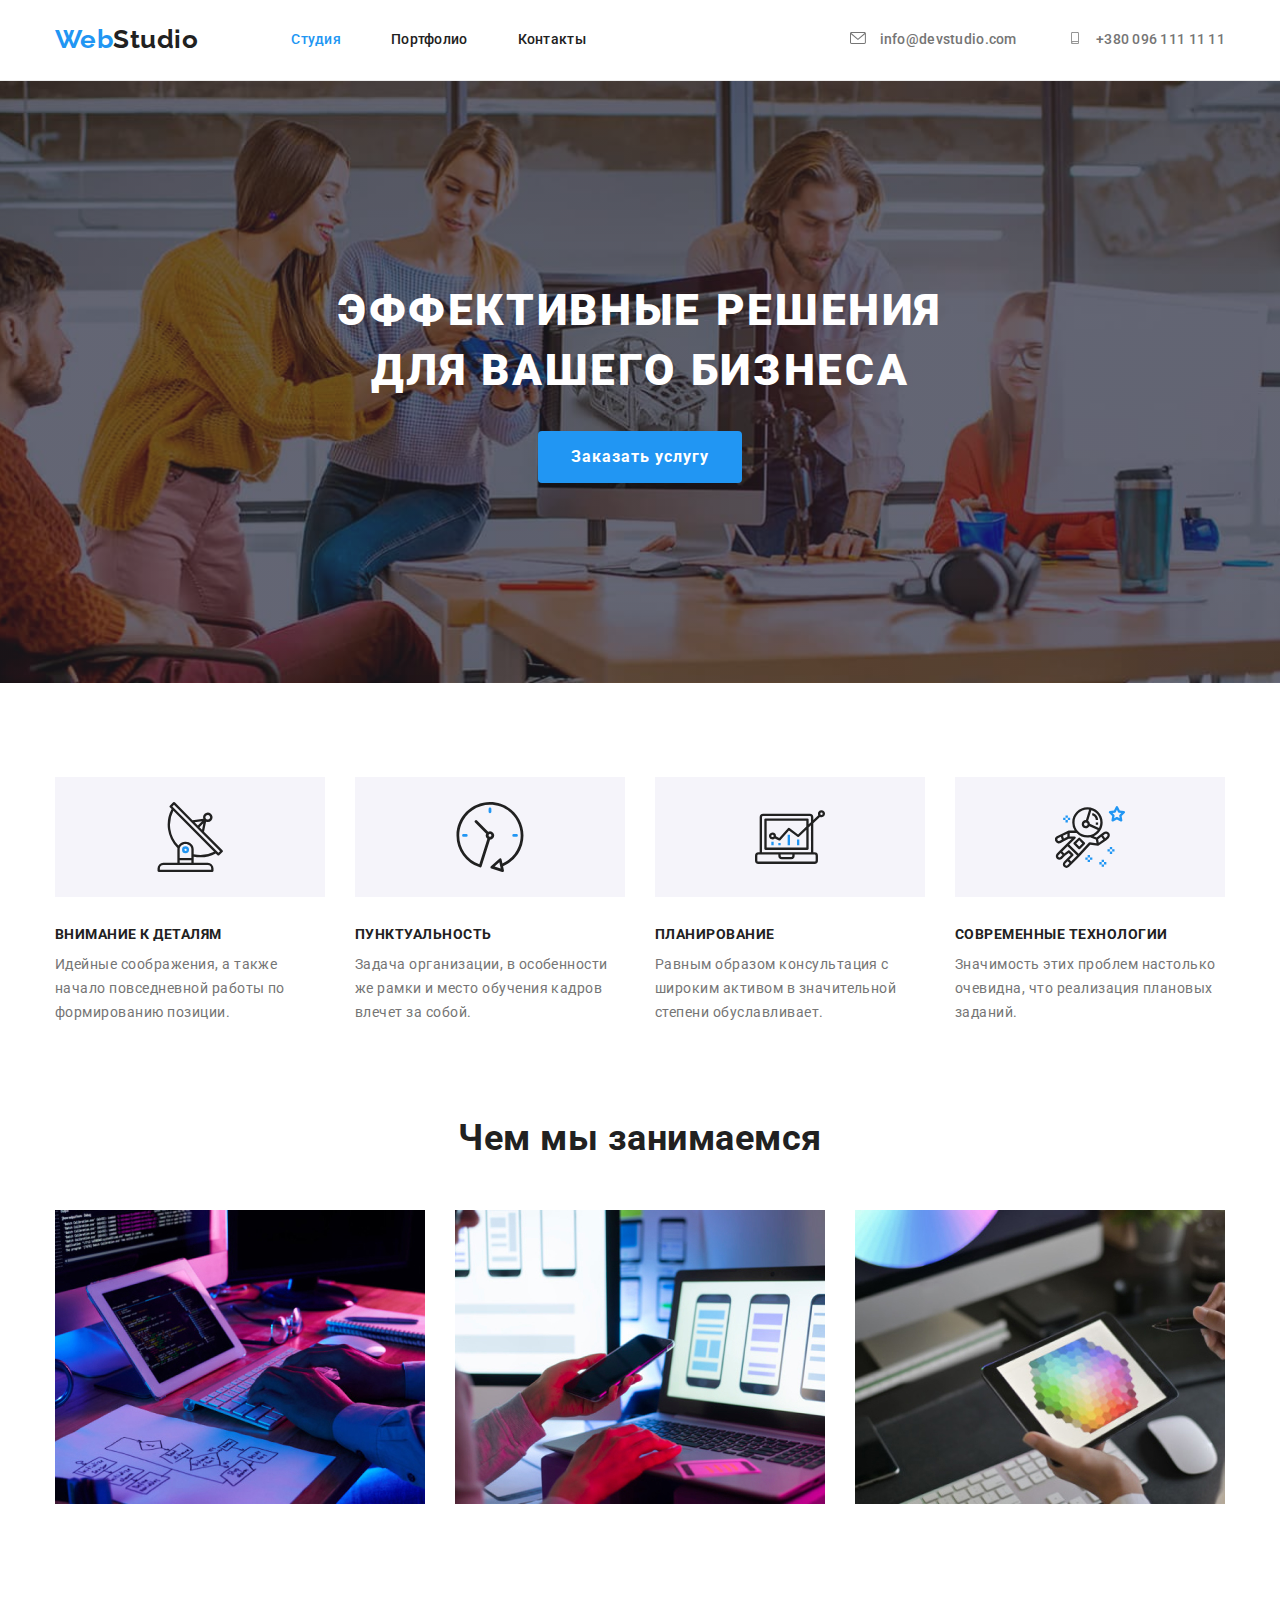
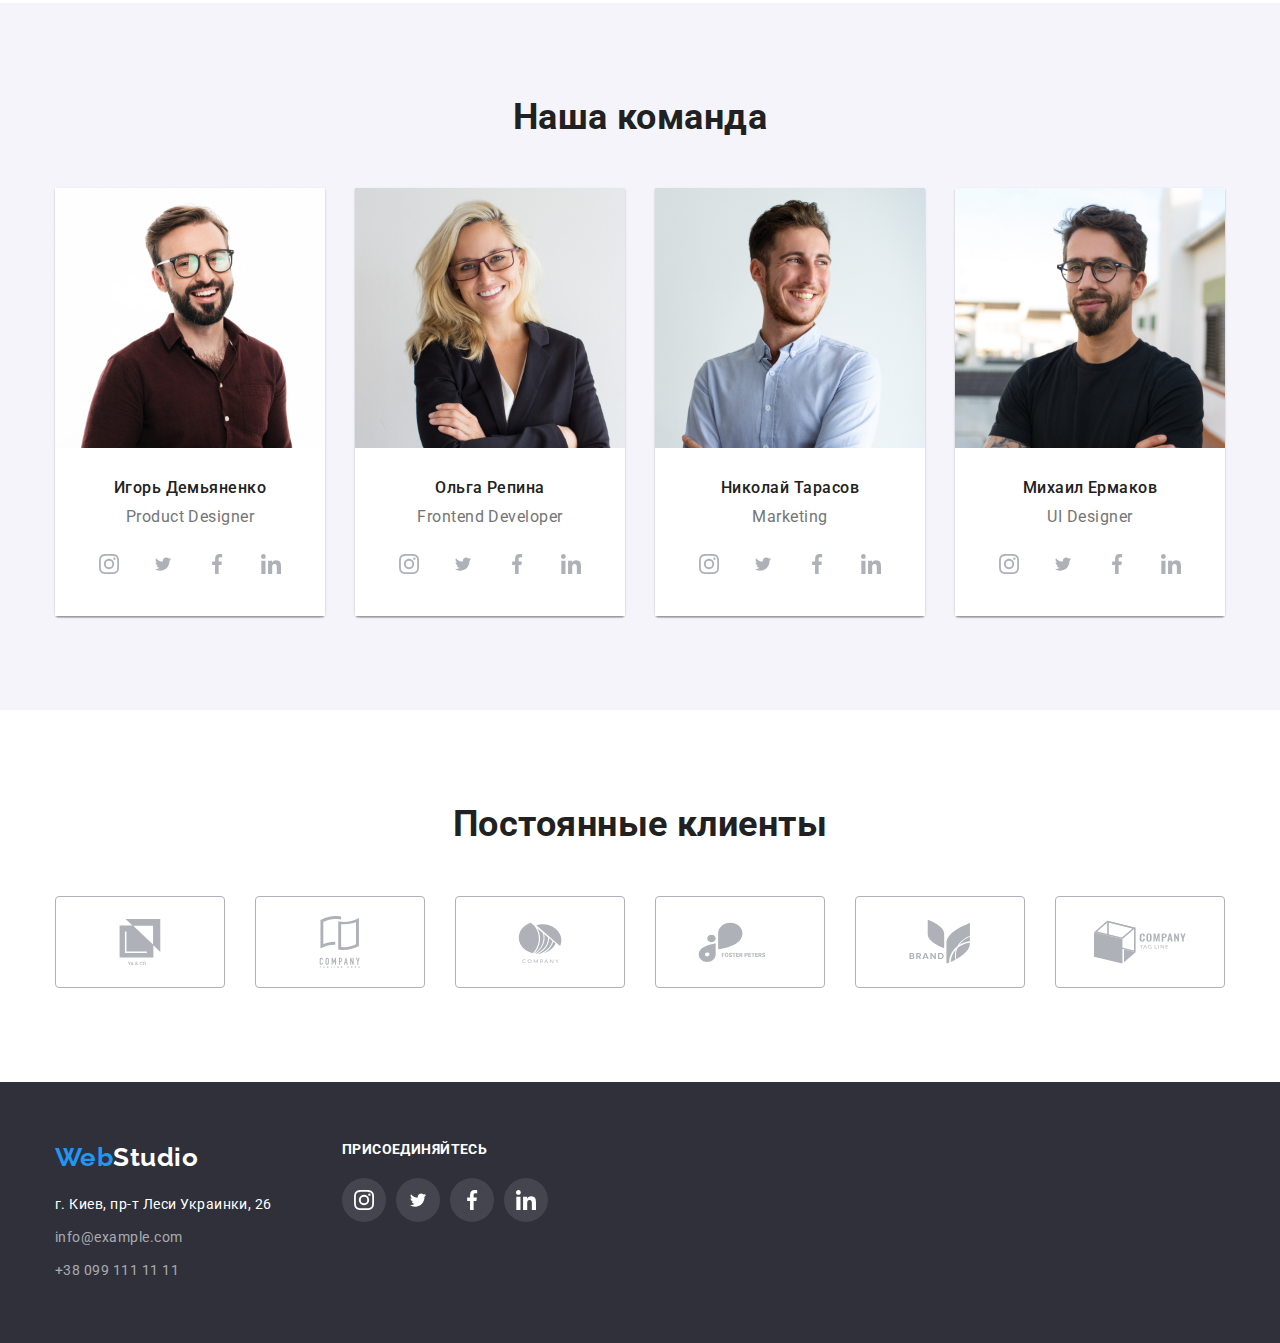
<file: index.html>
<!DOCTYPE html>
<html lang="ru">
  <head>
    <meta charset="UTF-8" />
    <meta http-equiv="X-UA-Compatible" content="IE=edge" />
    <meta name="viewport" content="width=device-width, initial-scale=1.0" />
    <link rel="preconnect" href="https://fonts.googleapis.com" />
    <link rel="preconnect" href="https://fonts.gstatic.com" crossorigin />
    <link
      href="https://fonts.googleapis.com/css2?family=Raleway:wght@700&family=Roboto:wght@400;500;700;900&display=swap"
      rel="stylesheet"
    />
    <link
      rel="stylesheet"
      href="https://cdnjs.cloudflare.com/ajax/libs/modern-normalize/1.1.0/modern-normalize.css"
      integrity="sha512-Y0MM+V6ymRKN2zStTqzQ227DWhhp4Mzdo6gnlRnuaNCbc+YN/ZH0sBCLTM4M0oSy9c9VKiCvd4Jk44aCLrNS5Q=="
      crossorigin="anonymous"
      referrerpolicy="no-referrer"
    />
    <title>Web Studio (Version 2.1)</title>
    <link rel="stylesheet" href="./css/styles.css" />
  </head>
  <body>
    <header class="header">
      <div class="container">
        <nav header-nav>
          <a href="./index.html" class="header-logo"
            >Web<span class="dark-logo">Studio</span></a
          >
          <ul class="header-list list">
            <li class="header-item">
              <a href="./index.html" class="link current">Студия</a>
            </li>
            <li class="header-item">
              <a href="./portfolio.html" class="link">Портфолио</a>
            </li>
            <li class="header-item"><a href="" class="link">Контакты</a></li>
          </ul>
        </nav>
        <ul class="header-contact list">
          <li class="contact-item">
            <a href="mailto:info@devstudio.com" class="contact-link link"
              ><svg class="contact-icon" widght="16" height="12">
                <use href="./images/icons.svg#icon-envelope"></use>
              </svg>
              info@devstudio.com</a
            >
          </li>
          <li class="contact-item">
            <a href="tel:+380961111111" class="contact-link link"
              ><svg class="contact-icon" widght="16" height="12">
                <use href="./images/icons.svg#icon-smartphone"></use>
              </svg>
              +380 096 111 11 11</a
            >
          </li>
        </ul>
      </div>
    </header>
    <main>
      <section class="hero">
        <div class="container">
          <h1 class="hero-title">Эффективные решения для вашего бизнеса</h1>
          <button type="button" class="hero-button button">
            Заказать услугу
          </button>
        </div>
      </section>
      <section class="feature">
        <div class="container">
          <h2 class="feature-title">Особенности</h2>
          <ul class="feature-list list">
            <li class="feature-item">
              <div class="feature-container">
                <svg class="feature-icon" widght="65.32" height="70">
                  <use href="./images/icons.svg#icon-Group"></use>
                </svg>
              </div>
              <h3 class="feature-name">Внимание к деталям</h3>
              <p class="feature-text">
                Идейные соображения, а также начало повседневной работы по
                формированию позиции.
              </p>
            </li>
            <li class="feature-item">
              <div class="feature-container">
                <svg class="feature-icon" widght="66.96" height="70">
                  <use href="./images/icons.svg#icon-clock"></use>
                </svg>
              </div>
              <h3 class="feature-name">Пунктуальность</h3>
              <p class="feature-text">
                Задача организации, в особенности же рамки и место обучения
                кадров влечет за собой.
              </p>
            </li>
            <li class="feature-item">
              <div class="feature-container">
                <svg class="feature-icon" widght="70" height="53.69">
                  <use href="./images/icons.svg#icon-diagram"></use>
                </svg>
              </div>
              <h3 class="feature-name">Планирование</h3>
              <p class="feature-text">
                Равным образом консультация с широким активом в значительной
                степени обуславливает.
              </p>
            </li>
            <li class="feature-item">
              <div class="feature-container">
                <svg class="feature-icon" widght="70" height="70">
                  <use href="./images/icons.svg#icon-astronaut"></use>
                </svg>
              </div>
              <h3 class="feature-name">Современные технологии</h3>
              <p class="feature-text">
                Значимость этих проблем настолько очевидна, что реализация
                плановых заданий.
              </p>
            </li>
          </ul>
        </div>
      </section>
      <section class="section">
        <div class="container">
          <h2 class="section-title">Чем мы занимаемся</h2>
          <ul class="section-list list">
            <li class="section-item">
              <img
                src="./images/technology1.jpg"
                alt="мужчина печатает на клавиатуре"
                width="370"
                height="294"
              />
            </li>
            <li class="section-item">
              <img
                src="./images/technology2.jpg"
                alt="соединение телефона с ноутбуком"
                width="370"
                height="294"
              />
            </li>
            <li class="section-item">
              <img
                src="./images/technology3.jpg"
                alt="палитра цветов на планшете"
                width="370"
                height="294"
              />
            </li>
          </ul>
        </div>
      </section>
      <section class="team">
        <div class="container">
          <h2 class="team-title">Наша команда</h2>
          <ul class="team-list list">
            <li class="team-item">
              <img
                class="team-img"
                src="./images/ourteam1.jpg"
                alt="Игорь Демьяненко"
                width="270"
                height="260"
              />
              <div class="team-captain">
                <h3 class="team-name">Игорь Демьяненко</h3>
                <p class="team-text">Product Designer</p>
                <ul class="team-captain-list">
                  <li class="team-captain-item">
                    <a href="" class="team-captain-link"
                      ><svg class="team-soc-icon" widght="20" height="20">
                        <use href="./images/icons.svg#icon-instagram"></use>
                      </svg>
                    </a>
                  </li>
                  <li class="team-captain-item">
                    <a href="" class="team-captain-link"
                      ><svg class="team-soc-icon" widght="20" height="16.25">
                        <use href="./images/icons.svg#icon-twitter"></use>
                      </svg>
                    </a>
                  </li>
                  <li class="team-captain-item">
                    <a href="" class="team-captain-link"
                      ><svg class="team-soc-icon" widght="10" height="20">
                        <use href="./images/icons.svg#icon-facebook"></use>
                      </svg>
                    </a>
                  </li>
                  <li class="team-captain-item">
                    <a href="" class="team-captain-link"
                      ><svg class="team-soc-icon" widght="20" height="20">
                        <use href="./images/icons.svg#icon-linkedin"></use>
                      </svg>
                    </a>
                  </li>
                </ul>
              </div>
            </li>
            <li class="team-item">
              <img
                class="team-img"
                src="./images/ourteam2.jpg"
                alt="Ольга Репина"
                width="270"
                height="260"
              />
              <div class="team-captain">
                <h3 class="team-name">Ольга Репина</h3>
                <p class="team-text">Frontend Developer</p>
                <ul class="team-captain-list">
                  <li class="team-captain-item">
                    <a href="" class="team-captain-link"
                      ><svg class="team-soc-icon" widght="20" height="20">
                        <use href="./images/icons.svg#icon-instagram"></use>
                      </svg>
                    </a>
                  </li>
                  <li class="team-captain-item">
                    <a href="" class="team-captain-link"
                      ><svg class="team-soc-icon" widght="20" height="16.25">
                        <use href="./images/icons.svg#icon-twitter"></use>
                      </svg>
                    </a>
                  </li>
                  <li class="team-captain-item">
                    <a href="" class="team-captain-link"
                      ><svg class="team-soc-icon" widght="10" height="20">
                        <use href="./images/icons.svg#icon-facebook"></use>
                      </svg>
                    </a>
                  </li>
                  <li class="team-captain-item">
                    <a href="" class="team-captain-link"
                      ><svg class="team-soc-icon" widght="20" height="20">
                        <use href="./images/icons.svg#icon-linkedin"></use>
                      </svg>
                    </a>
                  </li>
                </ul>
              </div>
            </li>
            <li class="team-item">
              <img
                class="team-img"
                src="./images/ourteam3.jpg"
                alt="Николай Тарасов"
                width="270"
                height="260"
              />
              <div class="team-captain">
                <h3 class="team-name">Николай Тарасов</h3>
                <p class="team-text">Marketing</p>
                <ul class="team-captain-list">
                  <li class="team-captain-item">
                    <a href="" class="team-captain-link"
                      ><svg class="team-soc-icon" widght="20" height="20">
                        <use href="./images/icons.svg#icon-instagram"></use>
                      </svg>
                    </a>
                  </li>
                  <li class="team-captain-item">
                    <a href="" class="team-captain-link"
                      ><svg class="team-soc-icon" widght="20" height="16.25">
                        <use href="./images/icons.svg#icon-twitter"></use>
                      </svg>
                    </a>
                  </li>
                  <li class="team-captain-item">
                    <a href="" class="team-captain-link"
                      ><svg class="team-soc-icon" widght="10" height="20">
                        <use href="./images/icons.svg#icon-facebook"></use>
                      </svg>
                    </a>
                  </li>
                  <li class="team-captain-item">
                    <a href="" class="team-captain-link"
                      ><svg class="team-soc-icon" widght="20" height="20">
                        <use href="./images/icons.svg#icon-linkedin"></use>
                      </svg>
                    </a>
                  </li>
                </ul>
              </div>
            </li>
            <li class="team-item">
              <img
                class="team-img"
                src="./images/ourteam4.jpg"
                alt="Михаил Ермаков"
                width="270"
                height="260"
              />
              <div class="team-captain">
                <h3 class="team-name">Михаил Ермаков</h3>
                <p class="team-text">UI Designer</p>
                <ul class="team-captain-list">
                  <li class="team-captain-item">
                    <a href="" class="team-captain-link"
                      ><svg class="team-soc-icon" widght="20" height="20">
                        <use href="./images/icons.svg#icon-instagram"></use>
                      </svg>
                    </a>
                  </li>
                  <li class="team-captain-item">
                    <a href="" class="team-captain-link"
                      ><svg class="team-soc-icon" widght="20" height="16.25">
                        <use href="./images/icons.svg#icon-twitter"></use>
                      </svg>
                    </a>
                  </li>
                  <li class="team-captain-item">
                    <a href="" class="team-captain-link"
                      ><svg class="team-soc-icon" widght="10" height="20">
                        <use href="./images/icons.svg#icon-facebook"></use>
                      </svg>
                    </a>
                  </li>
                  <li class="team-captain-item">
                    <a href="" class="team-captain-link"
                      ><svg class="team-soc-icon" widght="20" height="20">
                        <use href="./images/icons.svg#icon-linkedin"></use>
                      </svg>
                    </a>
                  </li>
                </ul>
              </div>
            </li>
          </ul>
        </div>
      </section>
      <section class="client">
        <div class="container">
          <h2 class="client-title">Постоянные клиенты</h2>
          <ul class="client-list list">
            <li class="client-item">
              <a href="" class="client-link">
                <svg class="client-icon" widght="41" height="46.7">
                  <use href="./images/icons.svg#icon-union"></use>
                </svg>
              </a>
            </li>
            <li class="client-item">
              <a href="" class="client-link">
                <svg class="client-icon" widght="40" height="52">
                  <use href="./images/icons.svg#icon-tagline"></use>
                </svg>
              </a>
            </li>
            <li class="client-item">
              <a href="" class="client-link">
                <svg class="client-icon" widght="43.46" height="41.18">
                  <use href="./images/icons.svg#icon-company"></use>
                </svg>
              </a>
            </li>
            <li class="client-item">
              <a href="" class="client-link">
                <svg class="client-icon" widght="84.44" height="40.62">
                  <use href="./images/icons.svg#icon-foster"></use>
                </svg>
              </a>
            </li>
            <li class="client-item">
              <a href="" class="client-link">
                <svg class="client-icon" widght="62.54" height="45.43">
                  <use href="./images/icons.svg#icon-brand"></use>
                </svg>
              </a>
            </li>
            <li class="client-item">
              <a href="" class="client-link">
                <svg class="client-icon" widght="93.79" height="43.93">
                  <use href="./images/icons.svg#icon-tag"></use>
                </svg>
              </a>
            </li>
          </ul>
        </div>
      </section>
    </main>
    <footer class="footer">
      <div class="container ft">
        <div class="footer-container">
          <a href="./index.html" class="footer-logo"
            >Web<span class="light-logo">Studio</span>
          </a>
          <address class="footer-address">
            <ul class="footer-list list">
              <li class="footer-item">
                <a
                  href="https://bit.ly/3pXMvUd"
                  target="_blank"
                  rel="noreferrer noopener"
                  class="link address"
                  >г. Киев, пр-т Леси Украинки, 26</a
                >
              </li>
              <li class="footer-item">
                <a href="mailto:info@example.com" class="link contact">
                  info@example.com</a
                >
              </li>
              <li class="footer-item">
                <a href="tel:+380991111111" class="link contact"
                  >+38 099 111 11 11
                </a>
              </li>
            </ul>
          </address>
        </div>
        <div class="form">
          <h1></h1>
          <h2></h2>
          <h3 class="form-title">Присоединяйтесь</h3>
          <ul class="form-list list">
            <li class="form-item">
              <a href="" class="form-link"
                ><svg class="tform-icon" widght="20" height="20">
                  <use href="./images/icons.svg#icon-instagram"></use>
                </svg>
              </a>
            </li>
            <li class="form-item">
              <a href="" class="form-link"
                ><svg class="form-icon" widght="20" height="16.25">
                  <use href="./images/icons.svg#icon-twitter"></use>
                </svg>
              </a>
            </li>
            <li class="form-item">
              <a href="" class="form-link"
                ><svg class="form-icon" widght="10" height="20">
                  <use href="./images/icons.svg#icon-facebook"></use>
                </svg>
              </a>
            </li>
            <li class="form-item">
              <a href="" class="form-link"
                ><svg class="form-icon" widght="20" height="20">
                  <use href="./images/icons.svg#icon-linkedin"></use>
                </svg>
              </a>
            </li>
          </ul>
        </div>
      </div>
    </footer>
  </body>
</html>
</file>
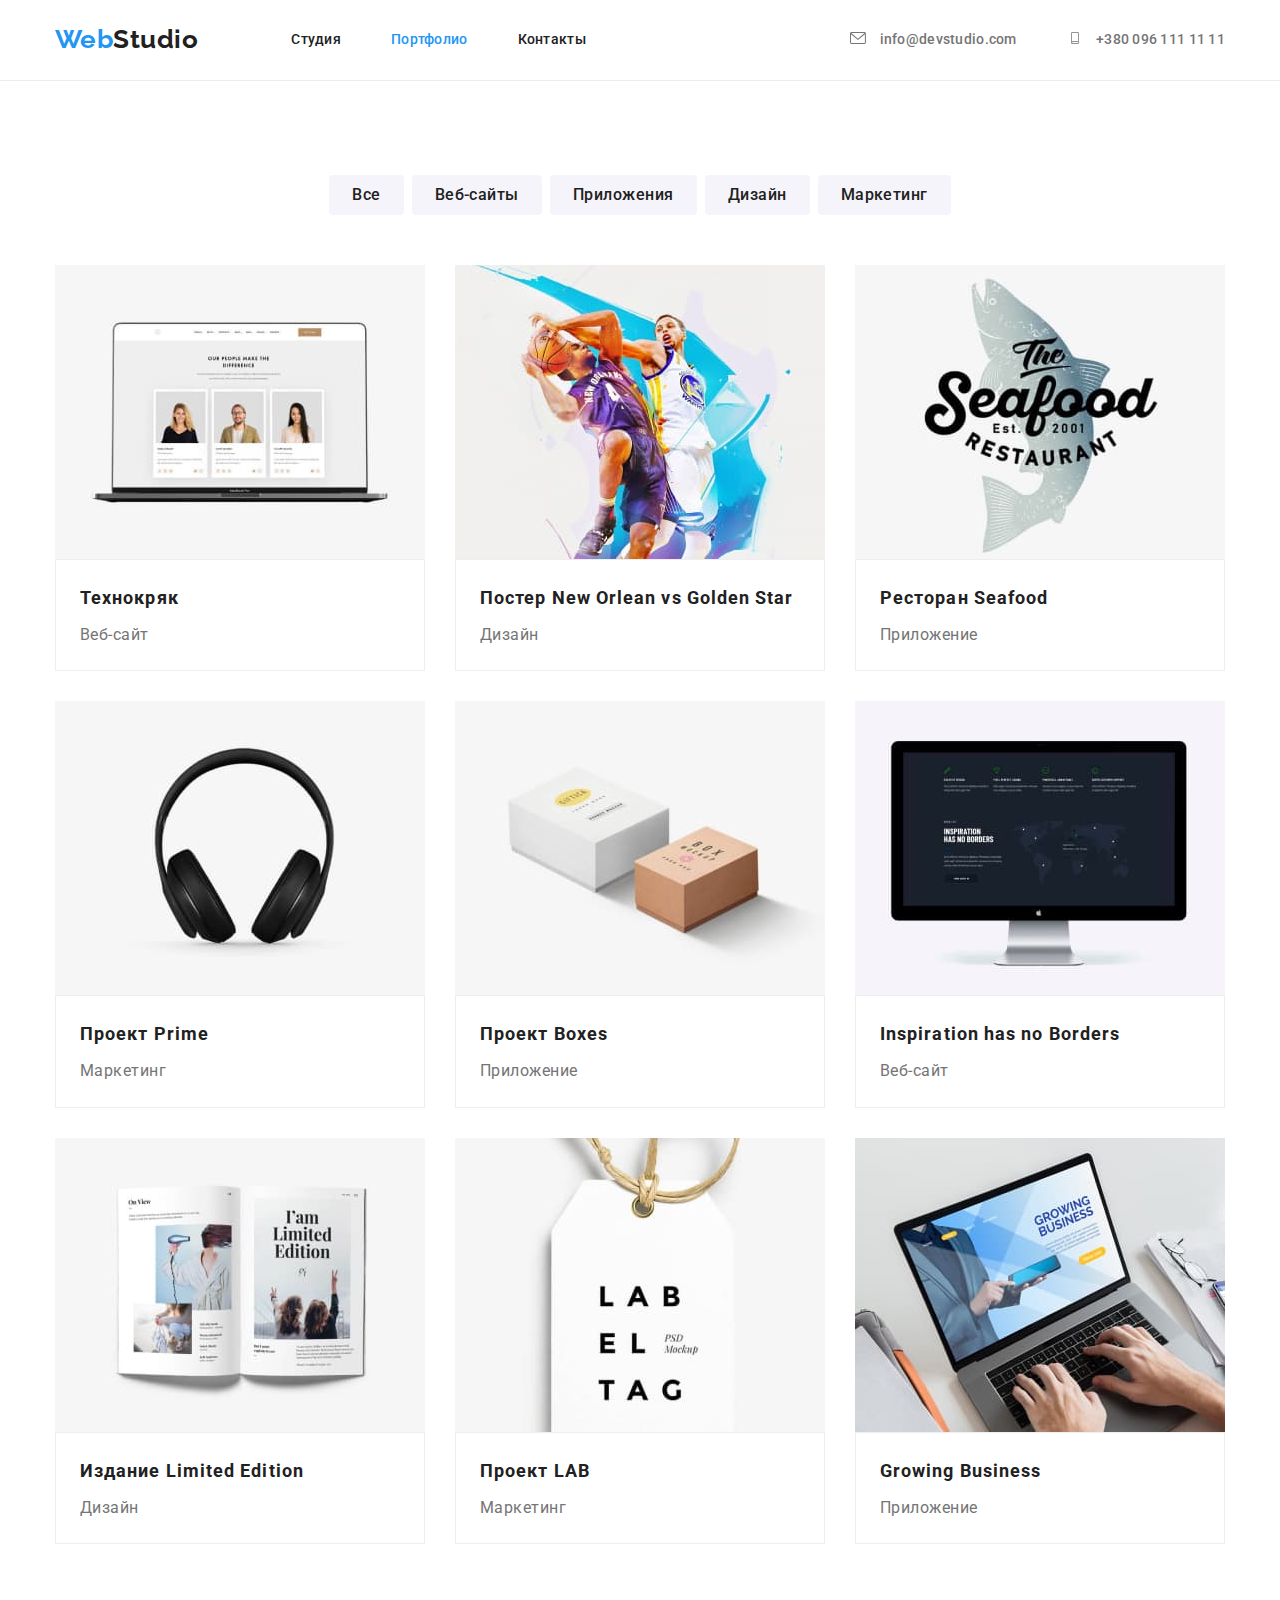
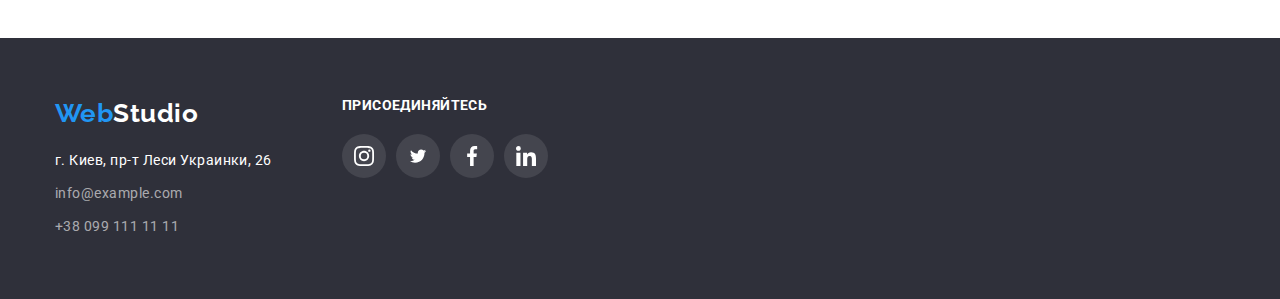
<file: portfolio.html>
<!DOCTYPE html>
<html lang="ru">
  <head>
    <meta charset="UTF-8" />
    <meta http-equiv="X-UA-Compatible" content="IE=edge" />
    <meta name="viewport" content="width=device-width, initial-scale=1.0" />
    <link rel="preconnect" href="https://fonts.googleapis.com" />
    <link rel="preconnect" href="https://fonts.gstatic.com" crossorigin />
    <link
      href="https://fonts.googleapis.com/css2?family=Raleway:wght@700&family=Roboto:wght@400;500;700;900&display=swap"
      rel="stylesheet"
    />
    <link
      rel="stylesheet"
      href="https://cdnjs.cloudflare.com/ajax/libs/modern-normalize/1.1.0/modern-normalize.css"
      integrity="sha512-Y0MM+V6ymRKN2zStTqzQ227DWhhp4Mzdo6gnlRnuaNCbc+YN/ZH0sBCLTM4M0oSy9c9VKiCvd4Jk44aCLrNS5Q=="
      crossorigin="anonymous"
      referrerpolicy="no-referrer"
    />
    <title>Web Studio (Version 2.1)</title>
    <link rel="stylesheet" href="./css/styles.css" />
  </head>
  <body>
    <header class="header">
      <div class="container">
        <nav class="header-nav">
          <a href="./index.html" class="header-logo"
            >Web<span class="dark-logo">Studio</span></a
          >
          <ul class="header-list list">
            <li class="header-item">
              <a href="./index.html" class="link">Студия</a>
            </li>
            <li class="header-item">
              <a href="./portfolio.html" class="link current">Портфолио</a>
            </li>
            <li class="header-item"><a href="" class="link">Контакты</a></li>
          </ul>
        </nav>
        <ul class="header-contact list">
          <li class="contact-item">
            <a href="mailto:info@devstudio.com" class="contact-link link"
              ><svg class="contact-icon" widght="16" height="12">
                <use href="./images/icons.svg#icon-envelope"></use>
              </svg>
              info@devstudio.com</a
            >
          </li>
          <li class="contact-item">
            <a href="tel:+380961111111" class="contact-link link">
              <svg class="contact-icon" widght="16" height="12">
                <use href="./images/icons.svg#icon-smartphone"></use>
              </svg>
              +380 096 111 11 11</a
            >
          </li>
        </ul>
      </div>
    </header>
    <main>
      <section class="main">
        <div class="container">
          <h1 class="work-title">Наши работы</h1>
          <ul class="list-button list">
            <li class="item-button">
              <button type="button" class="button">Все</button>
            </li>
            <li class="item-button">
              <button type="button" class="button">Веб-сайты</button>
            </li>
            <li class="item-button">
              <button type="button" class="button">Приложения</button>
            </li>
            <li class="item-button">
              <button type="button" class="button">Дизайн</button>
            </li>
            <li class="item-button">
              <button type="button" class="button">Маркетинг</button>
            </li>
          </ul>
          <ul class="work-list list">
            <li class="work-item">
              <a
                ><img
                  class="work-img"
                  src="./images/bloc1.jpg"
                  alt="экран ноутбука"
                  width="370"
                />
                <div class="work-captain">
                  <h2 class="work-name">Технокряк</h2>
                  <p class="work-text">Веб-сайт</p>
                </div>
              </a>
            </li>
            <li class="work-item">
              <a>
                <img
                  class="work-img"
                  src="./images/bloc2.jpg"
                  alt="баскетболисты"
                  width="370"
                />
                <div class="work-captain">
                  <h2 class="work-name">Постер New Orlean vs Golden Star</h2>
                  <p class="work-text">Дизайн</p>
                </div>
              </a>
            </li>
            <li class="work-item">
              <a
                ><img
                  class="work-img"
                  src="./images/bloc3.jpg"
                  alt="логотип ресторана"
                  width="370"
                />
                <div class="work-captain">
                  <h2 class="work-name">Ресторан Seafood</h2>
                  <p class="work-text">Приложение</p>
                </div>
              </a>
            </li>
            <li class="work-item">
              <a
                ><img
                  class="work-img"
                  src="./images/bloc4.jpg"
                  alt="наушники"
                  width="370"
                />
                <div class="work-captain">
                  <h2 class="work-name">Проект Prime</h2>
                  <p class="work-text">Маркетинг</p>
                </div>
              </a>
            </li>
            <li class="work-item">
              <a
                ><img
                  class="work-img"
                  src="./images/bloc5.jpg"
                  alt="коробки"
                  width="370"
                />
                <div class="work-captain">
                  <h2 class="work-name">Проект Boxes</h2>
                  <p class="work-text">Приложение</p>
                </div>
              </a>
            </li>
            <li class="work-item">
              <a
                ><img
                  class="work-img"
                  src="./images/bloc6.jpg"
                  alt="экран компьютера"
                  width="370"
                />
                <div class="work-captain">
                  <h2 class="work-name">Inspiration has no Borders</h2>
                  <p class="work-text">Веб-сайт</p>
                </div>
              </a>
            </li>
            <li class="work-item">
              <a
                ><img
                  class="work-img"
                  src="./images/bloc7.jpg"
                  alt="журнал"
                  width="370"
                />
                <div class="work-captain">
                  <h2 class="work-name">Издание Limited Edition</h2>
                  <p class="work-text">Дизайн</p>
                </div>
              </a>
            </li>
            <li class="work-item">
              <a
                ><img
                  class="work-img"
                  src="./images/bloc8.jpg"
                  alt="бирка"
                  width="370"
                />
                <div class="work-captain">
                  <h2 class="work-name">Проект LAB</h2>
                  <p class="work-text">Маркетинг</p>
                </div>
              </a>
            </li>
            <li class="work-item">
              <a
                ><img
                  class="work-img"
                  src="./images/bloc9.jpg"
                  alt="руки печатают по клавиатуре"
                  width="370"
                />
                <div class="work-captain">
                  <h2 class="work-name">Growing Business</h2>
                  <p class="work-text">Приложение</p>
                </div>
              </a>
            </li>
          </ul>
        </div>
      </section>
    </main>
    <footer class="footer">
      <div class="container ft">
        <div class="footer-container">
          <a href="./index.html" class="footer-logo"
            >Web<span class="light-logo">Studio</span>
          </a>
          <address class="footer-address">
            <ul class="footer-list list">
              <li class="footer-item">
                <a
                  href="https://bit.ly/3pXMvUd"
                  target="_blank"
                  rel="noreferrer noopener"
                  class="link address"
                  >г. Киев, пр-т Леси Украинки, 26</a
                >
              </li>
              <li class="footer-item">
                <a href="mailto:info@example.com" class="link contact">
                  info@example.com</a
                >
              </li>
              <li class="footer-item">
                <a href="tel:+380991111111" class="link contact"
                  >+38 099 111 11 11
                </a>
              </li>
            </ul>
          </address>
        </div>
        <div class="form">
          <h1></h1>
          <h2></h2>
          <h3 class="form-title">Присоединяйтесь</h3>
          <ul class="form-list list">
            <li class="form-item">
              <a href="" class="form-link"
                ><svg class="tform-icon" widght="20" height="20">
                  <use href="./images/icons.svg#icon-instagram"></use>
                </svg>
              </a>
            </li>
            <li class="form-item">
              <a href="" class="form-link"
                ><svg class="form-icon" widght="20" height="16.25">
                  <use href="./images/icons.svg#icon-twitter"></use>
                </svg>
              </a>
            </li>
            <li class="form-item">
              <a href="" class="form-link"
                ><svg class="form-icon" widght="10" height="20">
                  <use href="./images/icons.svg#icon-facebook"></use>
                </svg>
              </a>
            </li>
            <li class="form-item">
              <a href="" class="form-link"
                ><svg class="form-icon" widght="20" height="20">
                  <use href="./images/icons.svg#icon-linkedin"></use>
                </svg>
              </a>
            </li>
          </ul>
        </div>
      </div>
    </footer>
  </body>
</html>
</file>
<file: css/styles.css>
:root {
  --primary-text-color: #757575;
  --title-text-color: #212121;
  --accent-color: #2196f3;
  --primary-bg-color: #ffffff;
}
p,
h1,
h2,
h3,
h4,
h5,
h6 {
  margin: 0;
}
ul,
ol {
  margin: 0;
  padding-left: 0;
}
.container {
  width: 1200px;
  margin: 0 auto;
  padding-left: 15px;
  padding-right: 15px;
  /* outline: 1px solid green; */
}
body {
  background-color: var(--primary-bg-color);
  color: var(--primary-text-color);
  font-family: 'Roboto', sans-serif;
  font-weight: 400;
  font-style: normal;
  letter-spacing: 0.03em;
}

.button {
  display: flex;
  background-color: #f5f4fa;
  color: var(--title-text-color);
  font-family: inherit;
  font-style: normal;
  font-weight: 500;
  font-size: 16px;
  line-height: 1.62;
  align-items: center;
  text-align: center;
  letter-spacing: 0.03em;
  cursor: pointer;
  padding: 6px 22px;
  border-radius: 4px;
  border: 1px solid transparent;
}

.button:hover,
.button:focus {
  background-color: #2196f3;
  color: #ffffff;
  box-shadow: 0px 3px 1px rgba(0, 0, 0, 0.1), 0px 1px 2px rgba(0, 0, 0, 0.08),
    0px 2px 2px rgba(0, 0, 0, 0.12);
}

/* ---------------Header--------------- */
.header {
  background-color: #ffffff;
  padding-top: 24px;
  padding-bottom: 25px;
  border-bottom: 1px solid #ececec;
}
.header .container {
  display: flex;
  align-items: center;
}
.header-logo {
  color: var(--accent-color);
  font-family: 'Raleway', sans-serif;
  font-weight: 700;
  font-size: 26px;
  line-height: 1.19;
  text-decoration: none;
  display: flex;
  margin-right: 93px;
}
.dark-logo {
  color: var(--title-text-color);
}
nav {
  display: flex;
  align-items: center;
}
.header-list {
  display: flex;
}
.header-contact {
  display: flex;
  margin-left: auto;
}
.list {
  list-style: none;
}
.header-list .link {
  color: var(--title-text-color);
  font-weight: 500;
  font-size: 14px;
  line-height: 1.14;
  letter-spacing: 0.02em;
}

.header-item:not(:last-child) {
  margin-right: 50px;
}

.header-contact .link {
  font-weight: 500;
  font-size: 14px;
  line-height: 1.14;
  letter-spacing: 0.02em;
  width: 100%;
  height: 100%;
  color: #757575;
}
.contact-icon {
  fill: currentColor;
  width: 16px;
  margin-right: 10px;
}
.contact-icon:hover,
.contact-icon:focus {
  fill: var(--accent-color);
}

.contact-item:not(:last-child) {
  margin-right: 50px;
}
.header-list .link:hover,
.header-list .link:focus {
  color: var(--accent-color);
}
.header-list .link.current {
  color: var(--accent-color);
}
.link {
  color: var(--primary-text-color);
  text-decoration: none;
}
.link:hover,
.link:focus {
  color: var(--accent-color);
}

/* -----------------------hero-------------------------------------- */

.hero {
  max-width: 1600px;
  background-color: #2f303a;
  background-image: linear-gradient(
      rgba(47, 48, 58, 0.4),
      rgba(47, 48, 58, 0.4)
    ),
    url(../images/hero-bgr.jpg);
  background-repeat: no-repeat;
  background-size: cover;
  background-position: center;
  padding-top: 200px;
  padding-bottom: 200px;
  display: block;
  justify-content: center;
  margin-right: auto;
  margin-left: auto;
}
.hero-title {
  color: #ffffff;
  font-weight: 900;
  font-size: 44px;
  line-height: 1.36;
  text-align: center;
  letter-spacing: 0.06em;
  text-transform: uppercase;
  max-width: 696px;
  margin-bottom: 30px;
  margin-right: auto;
  margin-left: auto;
}
.hero-button {
  font-weight: 700;
  font-size: 16px;
  line-height: 1.88;
  justify-content: center;
  letter-spacing: 0.06em;
  background-color: var(--accent-color);
  color: #ffffff;
  border-radius: 4px;
  padding: 10px 32px;
  margin-right: auto;
  margin-left: auto;
}
/* ---------------------------Feature----------------------------- */
.feature {
  background-color: var(--primary-bg-color);
  padding-top: 94px;
  padding-bottom: 47px;
}
.feature-title {
  display: none;
}
.feature-list {
  display: flex;
}
.feature-item {
  max-width: 270px;
}

.feature-item:not(:last-child) {
  margin-right: 30px;
}
.feature-container {
  width: 270px;
  height: 120px;
  background-color: #f5f4fa;
  margin-bottom: 30px;
  display: flex;
  justify-content: center;
  align-items: center;
}
.feature-icon {
  border-radius: 4px;
  background-color: #f5f4fa;
  width: 70px;
  height: 70px;
}

.feature-name {
  color: var(--title-text-color);
  font-weight: 700;
  font-size: 14px;
  line-height: 1.14;
  text-transform: uppercase;
  margin-bottom: 10px;
}
.feature-text {
  color: var(--primary-text-color);
  font-size: 14px;
  line-height: 1.71;
}

/* --------------------section-------------------------------- */

.section {
  background-color: var(--primary-bg-color);
  padding-top: 47px;
  padding-bottom: 94px;
}
.section-title {
  color: var(--title-text-color);
  font-weight: 700;
  font-size: 36px;
  line-height: 1.16;
  text-align: center;
  margin-bottom: 50px;
}
.section-list {
  display: flex;
}
.section-item:not(:last-child) {
  margin-right: 30px;
}

/* --------------------------Team----------------------------------------- */

.team {
  background-color: #f5f4fa;
  padding-top: 94px;
  padding-bottom: 94px;
}
.team-title {
  color: var(--title-text-color);
  font-weight: 700;
  font-size: 36px;
  line-height: 1.16;
  text-align: center;
  margin-bottom: 50px;
}
.team-list {
  display: flex;
}
.team-item {
  flex-basis: calc(100 % / 4 - 30);
  box-shadow: 0px 2px 1px 0px rgba(0, 0, 0, 0.2),
    0px 1px 1px 0px rgba(0, 0, 0, 0.14), 0px 1px 3px 0px rgba(0, 0, 0, 0.12);
  border-radius: 0px 0px 4px 4px;
}
.team-item:not(:last-child) {
  margin-right: 30px;
}
.team-captain {
  background-color: var(--primary-bg-color);
  padding-top: 30px;
  padding-bottom: 30px;
}
.team-name {
  color: var(--title-text-color);
  font-weight: 500;
  font-size: 16px;
  line-height: 1.19;
  text-align: center;
  margin-bottom: 10px;
}
.team-img {
  display: block;
}
.team-text {
  font-size: 16px;
  line-height: 1.19;
  text-align: center;
  margin-bottom: 16px;
}
.team-captain-list {
  display: flex;
  list-style: none;
  justify-content: center;
}
.team-captain-item {
  width: 44px;
  height: 44px;
  margin-right: 10px;
}
.team-captain-item:last-child {
  margin-right: 0;
}

.team-captain-link {
  width: 100%;
  height: 100%;
  background-color: #ffffff;
  border-radius: 50%;
  display: flex;
  align-items: center;
  justify-content: center;
  fill: #afb1b8;
}
.team-captain-link:hover,
.team-captain-link:focus {
  background-color: #2196f3;
  fill: rgba(255, 255, 255, 1);
}
.team-soc-icon:hover,
.team-soc-icon:focus {
  fill: rgba(255, 255, 255, 1);
}
/* ------------------Client--------------------------------- */

.client {
  padding-top: 94px;
  padding-bottom: 94px;
}
.client-title {
  color: var(--title-text-color);
  font-weight: 700;
  font-size: 36px;
  line-height: 1.16;
  text-align: center;
  margin-bottom: 50px;
}
.client-list {
  display: flex;
  justify-content: center;
}
.client-item {
  width: 170px;
  height: 92px;
}
.client-item:not(:last-child) {
  margin-right: 30px;
}
.client-link {
  width: 100%;
  height: 100%;
  justify-content: center;
  display: flex;
  color: #afb1b8;
  border: 1px solid #afb1b8;
  align-items: center;
  border-radius: 4px;
}
.client-link:hover,
.client-link:focus {
  color: #2196f3;
  border: 1px solid rgba(33, 150, 243, 1);
  outline: transparent;
}
.client-icon {
  fill: currentColor;
}
.client-icon:hover,
.client-icon:focus {
  fill: #2196f3;
}
/* ----------------------------Work--------------------------------------- */

.main {
  padding-top: 94px;
  padding-bottom: 94px;
}
.work-title {
  display: none;
}
.list-button {
  display: flex;
  flex-direction: row;
  margin-bottom: 50px;
  justify-content: center;
}
.item-button {
  margin-right: 8px;
}
.item-button:last-child {
  margin-right: 0;
}

.work-list {
  display: flex;
  flex-wrap: wrap;
}
.work-item {
  flex-basis: calc(100% / 3 - 30px);
  margin-right: 30px;
  margin-bottom: 30px;
}
.work-item:hover {
  box-shadow: 0px 1px 1px rgba(0, 0, 0, 0.12), 0px 4px 4px rgba(0, 0, 0, 0.06),
    1px 4px 6px rgba(0, 0, 0, 0.16);
}

.work-item:nth-child(3n) {
  margin-right: 0;
}
.work-item:nth-last-child(-n + 3) {
  margin-bottom: 0;
}

.work-img {
  display: block;
}
.work-captain {
  padding-top: 20px;
  padding-bottom: 20px;
  padding-left: 24px;
  padding-right: 24px;
  border: 1px solid #eeeeee;
}

.work-name {
  color: var(--title-text-color);
  font-weight: 700;
  font-size: 18px;
  line-height: 2;
  letter-spacing: 0.06em;
  margin-bottom: 4px;
}

.work-text {
  font-size: 16px;
  line-height: 1.9;
}

/* ----------------------Footer------------------------------------ */

.footer {
  background-color: #2f303a;
  padding-top: 60px;
  padding-bottom: 60px;
  display: flex;
}
.footer-logo {
  display: block;
  color: var(--accent-color);
  font-family: 'Raleway';
  font-weight: 700;
  font-size: 26px;
  line-height: 1.19;
  text-decoration: none;
  margin-bottom: 20px;
}
.light-logo {
  color: #ffffff;
}
.footer-item > .link {
  font-style: normal;
  font-size: 14px;
  line-height: 1.71;
}
.contact {
  color: rgba(255, 255, 255, 0.6);
}
.address {
  display: block;
  color: #ffffff;
}
.footer-item:not(:last-child) {
  margin-bottom: 9px;
}
.form {
  outline: 1px, solid, white;
}
.form-title {
  font-family: 'Roboto';
  font-style: normal;
  font-weight: 700;
  font-size: 14px;
  line-height: 1.14;
  letter-spacing: 0.03em;
  text-transform: uppercase;
  color: var(--primary-bg-color);
  align-items: center;
  justify-content: center;
  margin-bottom: 20px;
}
.ft {
  display: flex;
}
.footer-container {
  margin-right: 70px;
}
.form-list {
  display: flex;
  justify-content: center;
}
.form-item {
  width: 44px;
  height: 44px;
  margin-right: 10px;
}
.form-item:last-child {
  margin-right: 0;
}

.form-link {
  width: 100%;
  height: 100%;
  background-color: rgba(255, 255, 255, 0.1);
  border-radius: 50%;
  display: flex;
  align-items: center;
  justify-content: center;
  fill: #ffffff;
}
.form-link:hover,
.form-link:focus {
  background-color: #2196f3;
}
</file>
